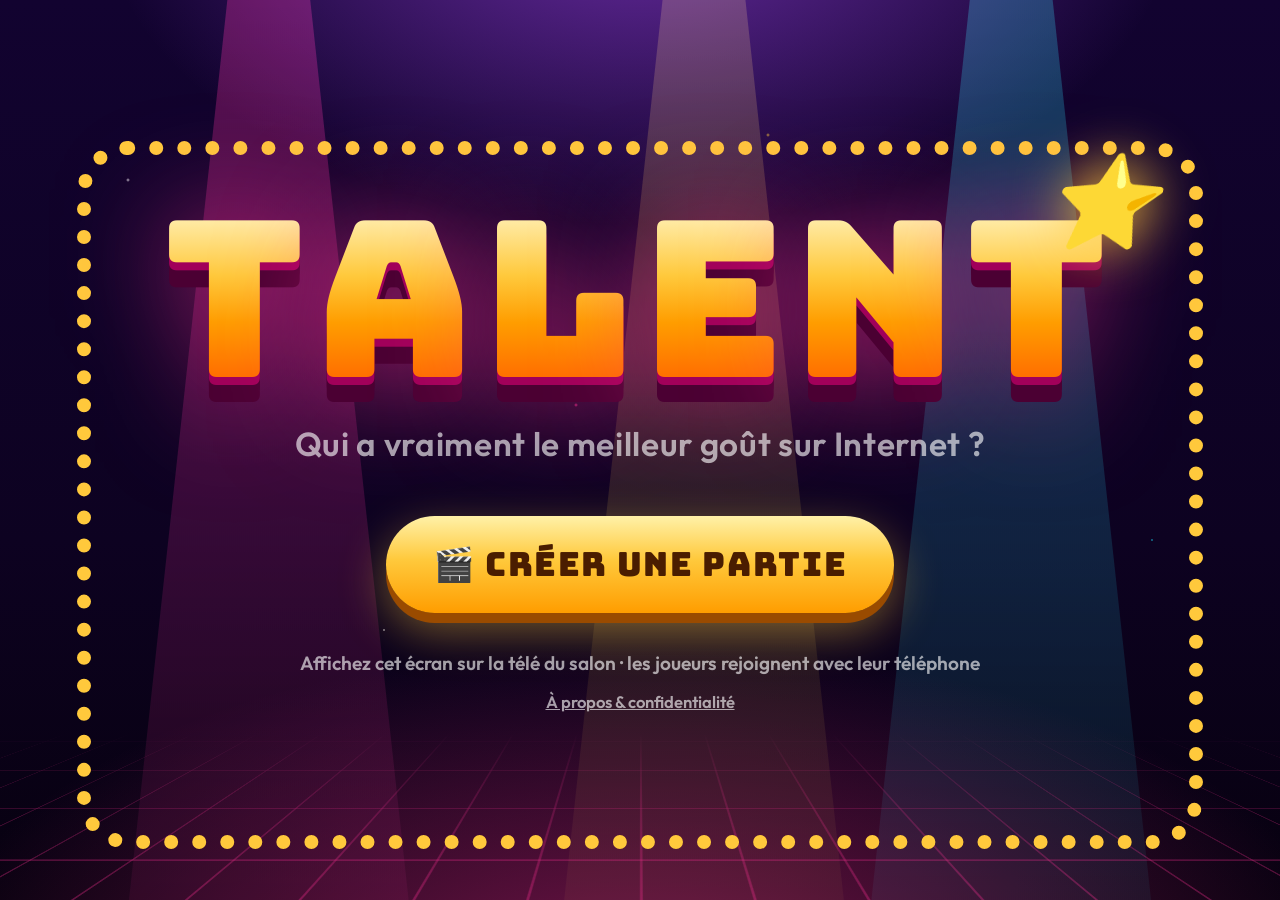
<file: index.html>
<!doctype html>
<html lang="fr">
<head>
<meta charset="utf-8">
<meta name="viewport" content="width=device-width, initial-scale=1">
<meta name="description" content="TALENT — le jeu de soirée où l’on partage et juge les meilleures vidéos d’Internet. La télé présente, les téléphones jouent.">
<meta name="referrer" content="strict-origin-when-cross-origin">
<title>TALENT — Télévision</title>
<link rel="stylesheet" href="style.css">
<style>
  html { font-size: min(1vw, 1.7778vh); }
  body { font-size: 1.6rem; }

  #top { position: fixed; top: 0; left: 0; right: 0; height: 7rem; display: flex; align-items: center; justify-content: space-between; padding: 0 3rem; z-index: 20; }
  #top .logo { font-size: 3.4rem; }
  #top .info { display: flex; gap: 1rem; align-items: center; font-size: 1.5rem; }
  #top .code { font-family: var(--display); font-size: 1.8rem; letter-spacing: .15em; color: var(--gold); }
  #screen { position: fixed; inset: 7rem 0 0 0; display: flex; align-items: center; justify-content: center; }
  .scr { width: 100%; height: 100%; padding: 1rem 3rem 7rem; display: flex; flex-direction: column; align-items: center; justify-content: center; position: relative; }
  .h1 { font-family: var(--display); font-size: 5.5rem; line-height: 1; text-align: center; text-shadow: 0 .06em 0 #a1005a, 0 0 .4em rgba(255,46,147,.6); }
  .h2 { font-family: var(--display); font-size: 3rem; text-align: center; }
  .sub { color: var(--mute); font-size: 2rem; font-weight: 600; text-align: center; }
  .card { background: linear-gradient(180deg, rgba(255,255,255,.1), rgba(255,255,255,.04)); border: 2px solid var(--panel-b); border-radius: var(--radius); backdrop-filter: blur(8px); }
  .corner-btn { position: absolute; right: 3rem; bottom: 2.5rem; font-size: 1.6rem; z-index: 5; }
  .hint { position: absolute; left: 3rem; bottom: 1.4rem; color: var(--mute); font-size: 1.2rem; }
  kbd { font-family: var(--body); border: 1px solid var(--panel-b); border-radius: 6px; padding: .1em .45em; background: var(--panel); }

  /* Accueil */
  .home .logo { font-size: 17rem; }
  .home .slogan { font-size: 2.6rem; margin: 2rem 0 4rem; }
  .home .btn { font-size: 2.6rem; }
  .marquee { position: absolute; inset: 4rem 6rem; border-radius: 4rem; pointer-events: none; }
  .marquee::before { content: ''; position: absolute; inset: 0; border-radius: inherit; padding: 13px; -webkit-mask: linear-gradient(#000 0 0) content-box, linear-gradient(#000 0 0); -webkit-mask-composite: xor; mask-composite: exclude; }

  /* Lobby */
  .lobby { flex-direction: row; gap: 2rem; align-items: stretch; padding: 1rem 3rem 4.5rem; }
  .lobby .col { display: flex; flex-direction: column; gap: 1.6rem; }
  .joinbox { width: 30rem; padding: 2rem; justify-content: center; align-items: center; text-align: center; }
  .joinbox .lbl { font-family: var(--display); font-size: 1.8rem; color: var(--cyan); }
  .codetiles { display: flex; gap: .8rem; justify-content: center; }
  .codetiles b { font-family: var(--display); font-size: 4.6rem; width: 5.8rem; height: 6.8rem; display: grid; place-items: center; border-radius: 1.4rem;
    background: linear-gradient(180deg, #fff6c9, var(--gold) 50%, var(--gold2)); color: #4a1d00; box-shadow: 0 .5rem 0 #9a4b00, 0 0 2rem rgba(255,201,60,.4); animation: pop .5s both; }
  .codetiles b:nth-child(2) { animation-delay: .1s } .codetiles b:nth-child(3) { animation-delay: .2s } .codetiles b:nth-child(4) { animation-delay: .3s }
  #qr { background: #fff; padding: 1.2rem; border-radius: 1.4rem; width: 16rem; height: 16rem; display: grid; place-items: center; margin: 0 auto; }
  #qr img, #qr canvas { width: 100% !important; height: 100% !important; image-rendering: pixelated; }
  .url { font-size: 1.5rem; font-weight: 800; word-break: break-all; color: var(--mute); }
  .players-area { flex: 1; padding: 2rem; min-width: 0; overflow: hidden; }
  .players-area .h2 #pcount { white-space: nowrap; }
  .players-area .h2 { font-size: 2.4rem; text-align: left; display: flex; justify-content: space-between; }
  .pgrid { display: grid; grid-template-columns: repeat(auto-fill, minmax(10.5rem, 1fr)); gap: 1.6rem 1.2rem; margin-top: 2rem; align-content: start; }
  .pcard { border-radius: 1.6rem; padding: 1.4rem .8rem 1.2rem; text-align: center; position: relative; background: var(--panel); border: 3px solid var(--c); box-shadow: 0 0 1.6rem color-mix(in srgb, var(--c) 40%, transparent); animation: pop .5s cubic-bezier(.2,1.6,.4,1) both; cursor: pointer; }
  .pcard .av { font-size: 4rem; line-height: 1.1; }
  .pcard .nm { font-weight: 900; font-size: 1.5rem; margin-top: .3rem; white-space: nowrap; overflow: hidden; text-overflow: ellipsis; }
  .pcard .crown { position: absolute; top: -1.4rem; left: 50%; transform: translateX(-50%); font-size: 2.2rem; }
  .pcard.off { opacity: .4; filter: grayscale(1); }
  .empty { color: var(--mute); font-size: 2rem; padding: 4rem 0; text-align: center; grid-column: 1 / -1; }
  .settings { width: 33rem; padding: 1.8rem; gap: 1.1rem; }
  .settings h3 { font-family: var(--display); font-size: 1.2rem; color: var(--cyan); margin-bottom: .5rem; font-weight: 400; }
  .opts { display: flex; flex-wrap: wrap; gap: .5rem; }
  .opt { padding: .4rem .85rem; border-radius: 999px; background: var(--panel); border: 2px solid var(--panel-b); font-weight: 800; font-size: 1.2rem; transition: .15s; }
  .opt.on { background: var(--pink); border-color: #fff; box-shadow: 0 0 1rem rgba(255,46,147,.6); }
  .opt:hover { border-color: #fff; }
  .launch { font-size: 1.8rem; width: 100%; margin-top: auto; }

  /* Intro */
  .round-tag { font-family: var(--display); font-size: 3rem; color: var(--cyan); animation: slam .6s cubic-bezier(.2,1.4,.4,1) both; }
  @keyframes slam { from { transform: scale(3); opacity: 0 } to { transform: none; opacity: 1 } }
  .catcard { margin-top: 2.5rem; padding: 3rem 6rem; border-radius: 3rem; text-align: center; border: 4px solid var(--cc); background: radial-gradient(circle at 50% 0, color-mix(in srgb, var(--cc) 45%, transparent), rgba(0,0,0,.25)); box-shadow: 0 0 5rem color-mix(in srgb, var(--cc) 50%, transparent), inset 0 0 3rem color-mix(in srgb, var(--cc) 30%, transparent); animation: flipin .9s .5s cubic-bezier(.2,1.3,.4,1) both; }
  @keyframes flipin { from { transform: perspective(800px) rotateY(90deg) scale(.6); opacity: 0 } to { transform: none; opacity: 1 } }
  .catcard .em { font-size: 13rem; line-height: 1.1; animation: pulse 1.2s ease-in-out infinite; display: inline-block; }
  .catcard .ct { font-family: var(--display); font-size: 5rem; margin-top: 1rem; }
  .prompt { font-size: 2.8rem; font-weight: 900; margin-top: 2.5rem; animation: rise .6s 1.3s both; text-align: center; }
  .platforms { display: flex; gap: 1rem; margin-top: 1.6rem; animation: rise .6s 1.6s both; }
  .yt { color: #fff; background: #ff0033; } .ig { color: #fff; background: linear-gradient(45deg, #f9ce34, #ee2a7b, #6228d7); }
  .plat { padding: .4em 1em; border-radius: 999px; font-weight: 900; font-size: 1.6rem; }

  /* Recherche */
  .submit .prompt { animation: none; margin: 0 0 1rem; font-size: 3.4rem; }
  .ring { position: relative; width: 26rem; height: 26rem; margin: 1.5rem 0; }
  .ring svg { width: 100%; height: 100%; transform: rotate(-90deg); }
  .ring .t { position: absolute; inset: 0; display: grid; place-items: center; font-family: var(--display); font-size: 7.5rem; }
  .ring.urgent .t { color: var(--red); animation: pulse .5s infinite; }
  .status-row { display: flex; flex-wrap: wrap; gap: 1.2rem; justify-content: center; max-width: 150rem; }
  .st { display: flex; align-items: center; gap: .8rem; padding: .8rem 1.5rem .8rem .9rem; border-radius: 999px; background: var(--panel); border: 3px solid var(--panel-b); font-weight: 800; font-size: 1.7rem; transition: .3s; }
  .st .av { font-size: 2.6rem; }
  .st.ok { border-color: var(--lime); background: rgba(124,255,79,.15); box-shadow: 0 0 1.4rem rgba(124,255,79,.4); }
  .st .s { font-size: 1.4rem; color: var(--mute); }
  .st.ok .s { color: var(--lime); }

  /* Diffusion */
  .show { flex-direction: row; gap: 2.5rem; padding: 1rem 3rem 6.5rem; }
  .side { width: 30rem; height: 100%; display: flex; flex-direction: column; gap: 1rem; }
  .side .numtag { font-family: var(--display); font-size: 1.6rem; color: var(--cyan); }
  .side .bign { font-family: var(--display); font-size: 5rem; line-height: 1; }
  .side .of { font-size: 2rem; color: var(--mute); font-weight: 800; }
  .counters { display: grid; grid-template-columns: 1fr 1fr; gap: 1rem; }
  .cnt { padding: .7rem; border-radius: 1.6rem; text-align: center; background: var(--panel); border: 3px solid color-mix(in srgb, var(--rc) 70%, transparent); }
  .cnt .e { font-size: 2.8rem; line-height: 1.1; }
  .cnt .v { font-family: var(--display); font-size: 2.4rem; line-height: 1.1; }
  .cnt .l { font-size: 1.1rem; font-weight: 800; color: var(--mute); letter-spacing: .08em; }
  .cnt.bump { animation: bump .3s; }
  @keyframes bump { 50% { transform: scale(1.12); } }
  .goldbox { padding: 1.2rem 1.4rem; border-radius: 1.6rem; text-align: center; font-weight: 900; font-size: 1.6rem; border: 3px dashed rgba(255,201,60,.5); color: var(--gold); }
  .goldbox.on { border-style: solid; background: linear-gradient(180deg, rgba(255,201,60,.35), rgba(255,157,0,.15)); box-shadow: 0 0 2rem rgba(255,201,60,.6); }
  .stagebox { flex: 1; height: 100%; display: grid; place-items: center; position: relative; }
  .frame { position: relative; border-radius: 2rem; overflow: hidden; min-width: 0; background: #000; border: .5rem solid #fff; box-shadow: 0 0 0 .5rem var(--pink), 0 0 6rem rgba(255,46,147,.7); transition: box-shadow .5s, border-color .5s; }
  .frame.h { width: min(100%, calc((100vh - 16rem) * 16 / 9)); aspect-ratio: 16 / 9; }
  .frame.v { height: 100%; aspect-ratio: 9 / 16; max-height: calc(100vh - 15rem); }
  .frame.v.ig { aspect-ratio: 10 / 16; background: #fff; }
  .frame.gold { border-color: var(--gold); box-shadow: 0 0 0 .5rem var(--gold2), 0 0 8rem rgba(255,201,60,.9); }
  .frame iframe { width: 100%; height: 100%; border: 0; display: block; border-radius: 1.5rem; }
  .vlink { position: absolute; bottom: -2.1rem; left: 0; right: 0; text-align: center; color: var(--mute); font-size: 1.1rem; }
  .goldbadge { position: absolute; top: 1.2rem; right: 1.2rem; pointer-events: none; z-index: 3; font-family: var(--display); font-size: 1.5rem; padding: .6rem 1.2rem; border-radius: 999px; background: linear-gradient(180deg, #fff1a8, var(--gold), var(--gold2)); color: #4a1d00; box-shadow: 0 0 2rem var(--gold); transform: rotate(8deg); }

  /* Réactions volantes */
  #fx { position: fixed; inset: 0; pointer-events: none; z-index: 60; overflow: hidden; }
  .fly { position: absolute; bottom: -8rem; display: flex; flex-direction: column; align-items: center; animation: fly 3.2s cubic-bezier(.2,.6,.4,1) forwards; }
  .fly .e { font-size: 6rem; filter: drop-shadow(0 .4rem .8rem rgba(0,0,0,.5)); animation: wobble .6s ease-in-out infinite alternate; }
  .fly .n { font-weight: 900; font-size: 1.3rem; padding: .15rem .8rem; border-radius: 999px; background: var(--c); color: #12002b; margin-top: -.4rem; }
  @keyframes fly { 0% { transform: translateY(0) scale(.4); opacity: 0 } 10% { opacity: 1; transform: translateY(-10vh) scale(1.1) } 100% { transform: translateY(-105vh) translateX(var(--dx)) scale(.9); opacity: 0 } }
  @keyframes wobble { from { transform: rotate(-12deg) } to { transform: rotate(12deg) } }
  .booflash { position: fixed; inset: 0; background: radial-gradient(circle, transparent 40%, rgba(255,46,99,.35)); pointer-events: none; z-index: 55; animation: fadeout .7s forwards; }
  @keyframes fadeout { to { opacity: 0 } }
  .joinpop { position: fixed; top: 9rem; right: 3rem; z-index: 70; padding: 1rem 1.8rem; border-radius: 999px; background: var(--c); color: #12002b; font-weight: 900; font-size: 1.8rem; animation: toast 3s forwards; }
  @keyframes toast { 0% { transform: translateX(130%) } 12%, 85% { transform: none } 100% { transform: translateX(130%) } }

  /* Super Buzzer */
  #golden { position: fixed; inset: 0; z-index: 80; display: grid; place-items: center; pointer-events: none; }
  #golden .bg { position: absolute; inset: 0; background: radial-gradient(circle, rgba(255,230,140,.95), rgba(255,157,0,.85) 40%, rgba(80,30,0,.92) 80%); animation: gfade 5s forwards; }
  #golden .rays { position: absolute; width: 250vmax; height: 250vmax; background: repeating-conic-gradient(rgba(255,255,255,.35) 0 6deg, transparent 6deg 18deg); animation: spin 8s linear infinite, gfade 5s forwards; }
  @keyframes spin { to { transform: rotate(360deg) } }
  @keyframes gfade { 0% { opacity: 0 } 8%, 82% { opacity: 1 } 100% { opacity: 0 } }
  #golden .txt { position: relative; text-align: center; animation: gtxt 5s cubic-bezier(.2,1.4,.4,1) forwards; }
  @keyframes gtxt { 0% { transform: scale(0) rotate(-20deg); opacity: 0 } 12% { transform: scale(1.1) rotate(3deg); opacity: 1 } 18% { transform: scale(1) rotate(0) } 82% { transform: scale(1); opacity: 1 } 100% { transform: scale(1.6); opacity: 0 } }
  #golden .star { font-size: 18rem; line-height: 1; filter: drop-shadow(0 0 3rem #fff); animation: spin 3s linear infinite; display: inline-block; }
  #golden .gb { font-family: var(--display); font-size: 11rem; line-height: .95; color: #fff; text-shadow: 0 .06em 0 #b35a00, 0 .12em 0 #6a2d00, 0 0 .5em rgba(255,255,255,.8); }
  #golden .by { font-size: 3.4rem; font-weight: 900; color: #4a1d00; margin-top: 1.5rem; background: #fff; display: inline-block; padding: .5rem 2rem; border-radius: 999px; }

  /* Vote */
  .vgrid { display: flex; flex-wrap: wrap; gap: 1.6rem; justify-content: center; margin: 1.6rem 0; max-width: 100%; }
  .vcard { width: 19rem; border-radius: 2rem; overflow: hidden; background: var(--panel); border: 3px solid var(--panel-b); animation: pop .5s both; position: relative; }
  .vcard .th { aspect-ratio: 16/9; background: #000 center/cover; display: grid; place-items: center; font-size: 4rem; }
  .vcard .th.ig { background: linear-gradient(45deg, #f9ce34, #ee2a7b, #6228d7); }
  .vcard .num { position: absolute; top: .8rem; left: .8rem; font-family: var(--display); font-size: 2.2rem; width: 3.8rem; height: 3.8rem; border-radius: 50%; display: grid; place-items: center; background: var(--pink); box-shadow: 0 .3rem 0 #6d003b; }
  .vcard .meta { padding: .7rem 1rem; display: flex; justify-content: space-between; font-weight: 800; font-size: 1.3rem; }
  .vcard.gold { border-color: var(--gold); box-shadow: 0 0 2.4rem rgba(255,201,60,.6); }
  .countdown-bar { width: 80rem; height: 1.4rem; border-radius: 999px; background: var(--panel); overflow: hidden; }
  .countdown-bar i { display: block; height: 100%; background: linear-gradient(90deg, var(--lime), var(--gold), var(--red)); transition: width .25s linear; }

  /* Résultats */
  .rlist { display: flex; flex-direction: column-reverse; gap: .8rem; width: min(100%, 92rem); margin-top: 1.4rem; }
  .rlist.dense .rrow { padding: .4rem 1.6rem .4rem .6rem; } .rlist.dense .rrow .th { width: 7rem; } .rlist.dense .rrow .who .av { font-size: 2.4rem; } .rlist.dense .rrow .who { font-size: 1.7rem; } .rlist.dense .rrow .pts, .rlist.dense .rrow .rk { font-size: 2.4rem; } .rlist.dense .rrow.win .rk::after { display: none; }
  .rrow { display: grid; grid-template-columns: 4.5rem auto 1fr auto; align-items: center; gap: 1.4rem; padding: .7rem 2rem .7rem .8rem; border-radius: 1.8rem; background: var(--panel); border: 3px solid var(--panel-b); opacity: 0; transform: translateX(-6rem); transition: .6s cubic-bezier(.2,1.3,.4,1); }
  .rrow.in { opacity: 1; transform: none; }
  .rrow .rk { font-family: var(--display); font-size: 2.8rem; text-align: center; line-height: 1; }
  .rrow .th { width: 10rem; aspect-ratio: 16/9; border-radius: 1rem; background: #000 center/cover; display: grid; place-items: center; font-size: 2.4rem; }
  .rrow .th.ig { background: linear-gradient(45deg, #f9ce34, #ee2a7b, #6228d7); }
  .rrow .who { display: flex; align-items: center; gap: 1rem; font-size: 2rem; font-weight: 900; }
  .rrow .who .av { font-size: 3rem; }
  .rrow .det { font-size: 1.3rem; color: var(--mute); font-weight: 600; margin-top: .2rem; }
  .rrow .pts { font-family: var(--display); font-size: 3rem; color: var(--gold); }
  .rrow.win { border-color: var(--gold); background: linear-gradient(90deg, rgba(255,201,60,.35), rgba(255,46,147,.2)); box-shadow: 0 0 3rem rgba(255,201,60,.6); }
  .rrow.win .rk::after { content: '👑'; display: block; font-size: 1.8rem; }
  .winbanner { font-family: var(--display); font-size: 3.2rem; color: var(--gold); margin-top: 1.2rem; opacity: 0; transition: .5s; text-shadow: 0 0 1em rgba(255,201,60,.6); }
  .winbanner.in { opacity: 1; animation: pulse 1s infinite; }

  /* Classement */
  .board { width: min(100%, 96rem); display: flex; flex-direction: column; gap: 1rem; margin-top: 2.5rem; }
  .brow { display: grid; grid-template-columns: 4rem 4.5rem 18rem 1fr 10rem; align-items: center; gap: 1.2rem; font-weight: 900; font-size: 2rem; animation: rise .6s both; }
  .brow .rk { font-family: var(--display); font-size: 2.6rem; text-align: center; }
  .brow .av { font-size: 3.6rem; text-align: center; }
  .brow .bar { height: 3.6rem; border-radius: 999px; background: var(--panel); overflow: hidden; }
  .brow .bar i { display: block; height: 100%; width: 0; border-radius: 999px; background: linear-gradient(90deg, var(--c), color-mix(in srgb, var(--c) 50%, #fff)); box-shadow: 0 0 1.6rem var(--c); transition: width 1.6s cubic-bezier(.2,.9,.3,1); }
  .brow .sc { font-family: var(--display); font-size: 2.6rem; text-align: right; }
  .brow .gain { font-size: 1.4rem; color: var(--lime); display: block; }

  /* Finale */
  .final .podium { display: flex; align-items: flex-end; gap: 2.5rem; margin-top: 4.5rem; }
  .pod { width: 26rem; text-align: center; opacity: 0; transform: translateY(6rem); transition: .9s cubic-bezier(.2,1.3,.4,1); }
  .pod.in { opacity: 1; transform: none; }
  .pod .av { font-size: 6.5rem; line-height: 1.1; }
  .pod .nm { font-size: 2.4rem; font-weight: 900; }
  .pod .sc { font-family: var(--display); font-size: 2rem; color: var(--gold); }
  .pod .blk { margin-top: 1rem; border-radius: 2rem 2rem 0 0; display: grid; place-items: center; font-family: var(--display); font-size: 6rem; color: rgba(0,0,0,.35); }
  .pod.p1 .blk { height: 15rem; background: linear-gradient(180deg, #fff1a8, var(--gold), var(--gold2)); box-shadow: 0 0 6rem rgba(255,201,60,.7); }
  .pod.p2 .blk { height: 10rem; background: linear-gradient(180deg, #fff, #c9d3e6, #8b97ad); }
  .pod.p3 .blk { height: 6.5rem; background: linear-gradient(180deg, #ffd1a8, #d98a4d, #8d4b1f); }
  .pod.p1 .av { font-size: 8.5rem; position: relative; }
  .pod.p1 .av::before { content: '👑'; position: absolute; top: -5rem; left: 50%; transform: translateX(-50%) rotate(-10deg); font-size: 5.5rem; animation: crown 1.4s ease-in-out infinite; }
  @keyframes crown { 50% { transform: translateX(-50%) rotate(10deg) translateY(-1rem) } }
  .kingtitle { font-family: var(--display); font-size: 3rem; text-align: center; margin-top: 1.4rem; opacity: 0; transition: 1s; background: linear-gradient(180deg, #fff6c9, var(--gold), var(--gold2)); -webkit-background-clip: text; background-clip: text; color: transparent; filter: drop-shadow(0 0 .4em rgba(255,201,60,.6)); }
  .kingtitle.in { opacity: 1; }
  .final .others { display: flex; gap: 1.2rem; margin-top: 1.5rem; flex-wrap: wrap; justify-content: center; }
  #off { position: fixed; inset: 0; display: grid; place-items: center; background: rgba(13,2,33,.85); z-index: 100; font-size: 3rem; font-weight: 900; text-align: center; }
</style>
</head>
<body>
  <div class="stage-bg"><div class="beam b1"></div><div class="beam b2"></div><div class="beam b3"></div><div class="sparkles"></div><div class="floor"></div></div>
  <header id="top" class="hidden"></header>
  <main id="screen"></main>
  <div id="fx"></div>
  <div id="golden" class="hidden"></div>
  <div id="off" class="hidden"></div>

  <script src="qrcode.min.js"></script>
  <script src="peerjs.min.js"></script>
  <script src="shared.js"></script>
  <script src="common.js"></script>
  <script src="engine.js"></script>
  <script src="tv.js"></script>
</body>
</html>
</file>
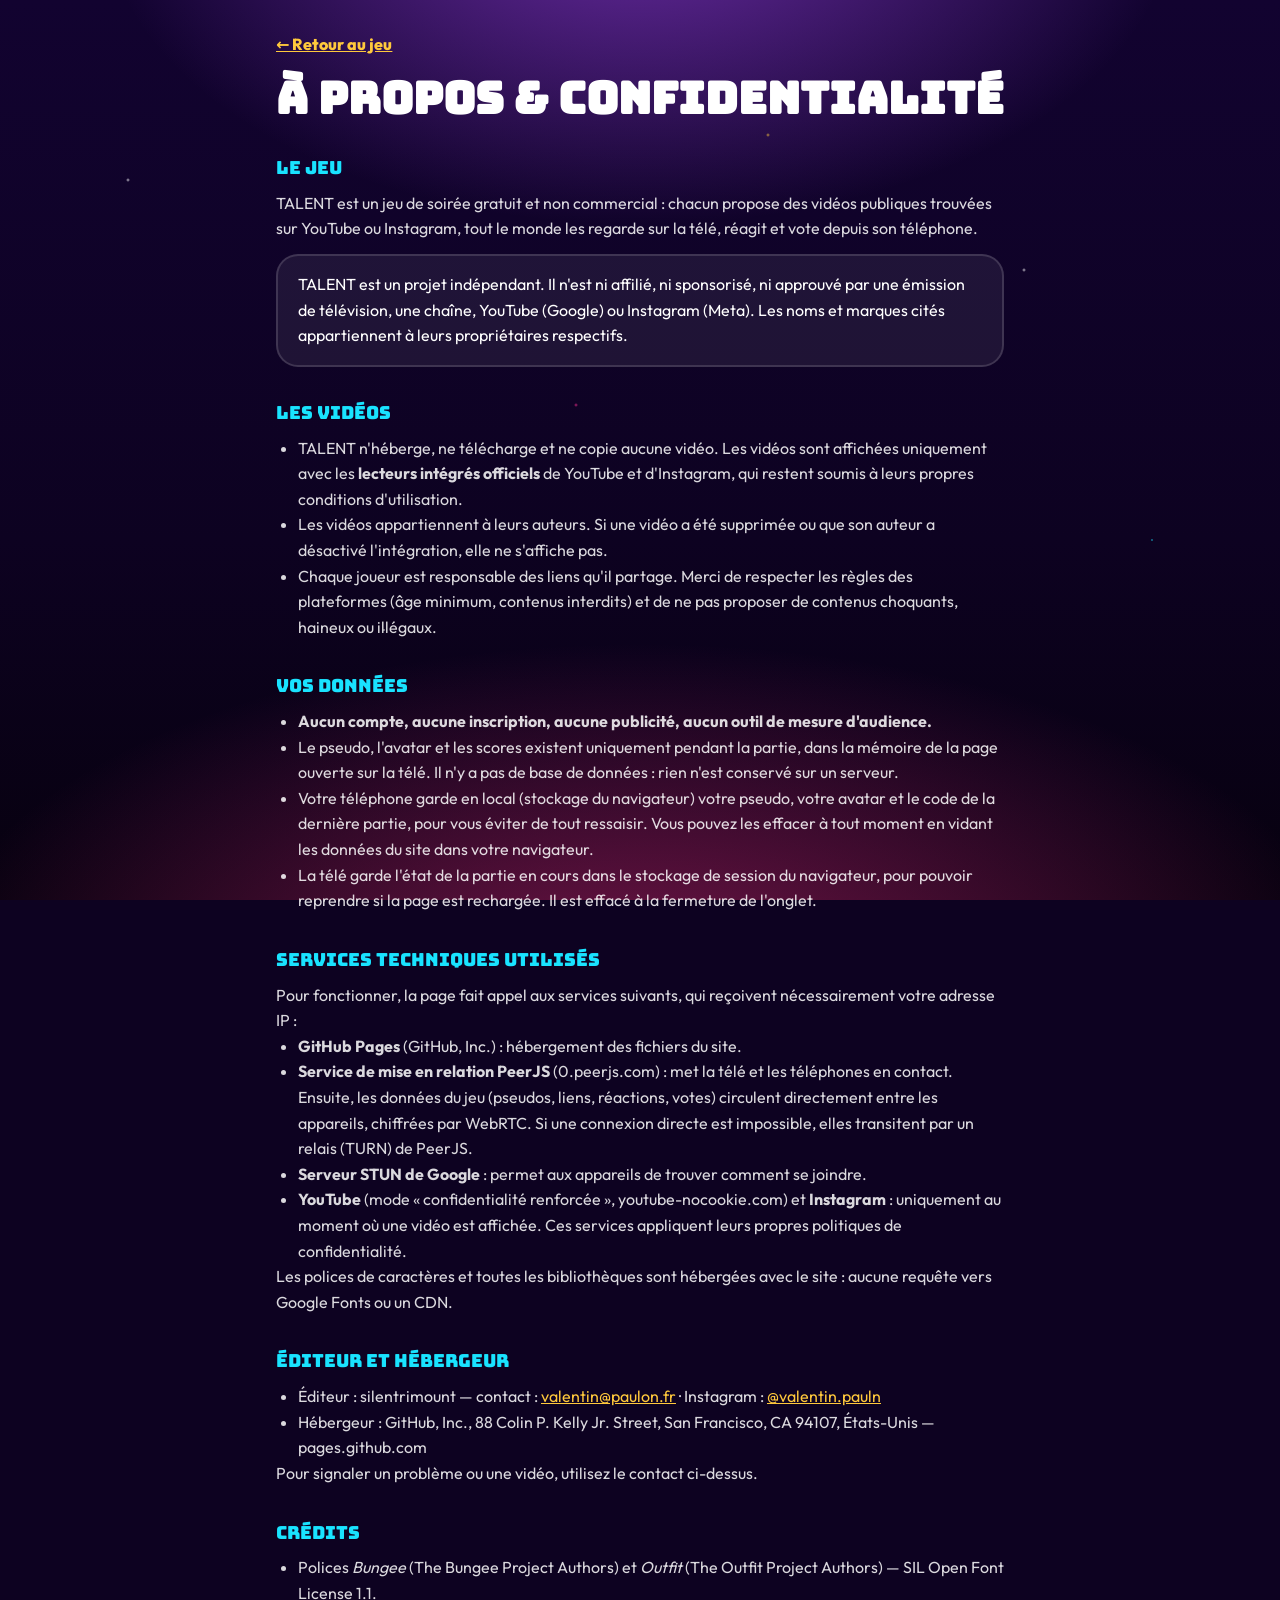
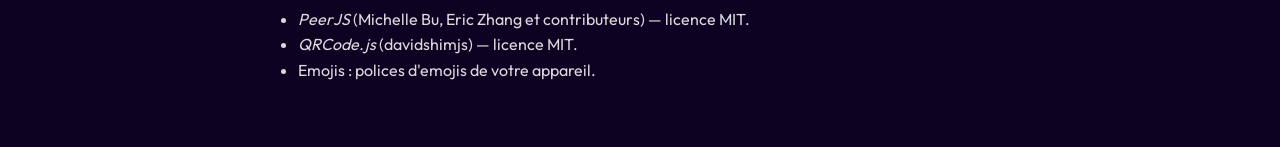
<file: about.html>
<!doctype html>
<html lang="fr">
<head>
<meta charset="utf-8">
<meta name="viewport" content="width=device-width, initial-scale=1">
<title>TALENT — À propos et confidentialité</title>
<link rel="stylesheet" href="style.css">
<style>
  body { overflow-y: auto; }
  main { max-width: 760px; margin: 0 auto; padding: 32px 16px 64px; line-height: 1.6; }
  h1 { font-family: var(--display); font-size: clamp(28px, 6vw, 44px); line-height: 1.1; margin: 8px 0 24px; }
  h2 { font-family: var(--display); font-size: 18px; color: var(--cyan); margin: 32px 0 8px; font-weight: 400; }
  p, li { color: rgba(255, 255, 255, .85); }
  ul { padding-left: 22px; }
  a { color: var(--gold); }
  .card { background: var(--panel); border: 2px solid var(--panel-b); border-radius: var(--radius); padding: 16px 20px; margin-top: 12px; }
  .back { display: inline-block; margin-bottom: 8px; font-weight: 800; }
  .todo { background: rgba(255, 201, 60, .15); border: 2px dashed var(--gold); border-radius: 12px; padding: 2px 8px; }
</style>
</head>
<body>
  <div class="stage-bg"><div class="sparkles"></div></div>
  <main>
    <a class="back" href="index.html">← Retour au jeu</a>
    <h1>À propos &amp; confidentialité</h1>

    <h2>LE JEU</h2>
    <p>TALENT est un jeu de soirée gratuit et non commercial : chacun propose des vidéos publiques trouvées sur YouTube ou Instagram,
      tout le monde les regarde sur la télé, réagit et vote depuis son téléphone.</p>
    <div class="card">
      TALENT est un projet indépendant. Il n'est ni affilié, ni sponsorisé, ni approuvé par une émission de télévision,
      une chaîne, YouTube (Google) ou Instagram (Meta). Les noms et marques cités appartiennent à leurs propriétaires respectifs.
    </div>

    <h2>LES VIDÉOS</h2>
    <ul>
      <li>TALENT n'héberge, ne télécharge et ne copie aucune vidéo. Les vidéos sont affichées uniquement avec les
        <strong>lecteurs intégrés officiels</strong> de YouTube et d'Instagram, qui restent soumis à leurs propres conditions d'utilisation.</li>
      <li>Les vidéos appartiennent à leurs auteurs. Si une vidéo a été supprimée ou que son auteur a désactivé l'intégration, elle ne s'affiche pas.</li>
      <li>Chaque joueur est responsable des liens qu'il partage. Merci de respecter les règles des plateformes (âge minimum, contenus interdits)
        et de ne pas proposer de contenus choquants, haineux ou illégaux.</li>
    </ul>

    <h2>VOS DONNÉES</h2>
    <ul>
      <li><strong>Aucun compte, aucune inscription, aucune publicité, aucun outil de mesure d'audience.</strong></li>
      <li>Le pseudo, l'avatar et les scores existent uniquement pendant la partie, dans la mémoire de la page ouverte sur la télé.
        Il n'y a pas de base de données : rien n'est conservé sur un serveur.</li>
      <li>Votre téléphone garde en local (stockage du navigateur) votre pseudo, votre avatar et le code de la dernière partie,
        pour vous éviter de tout ressaisir. Vous pouvez les effacer à tout moment en vidant les données du site dans votre navigateur.</li>
      <li>La télé garde l'état de la partie en cours dans le stockage de session du navigateur, pour pouvoir reprendre si la page est rechargée.
        Il est effacé à la fermeture de l'onglet.</li>
    </ul>

    <h2>SERVICES TECHNIQUES UTILISÉS</h2>
    <p>Pour fonctionner, la page fait appel aux services suivants, qui reçoivent nécessairement votre adresse IP :</p>
    <ul>
      <li><strong>GitHub Pages</strong> (GitHub, Inc.) : hébergement des fichiers du site.</li>
      <li><strong>Service de mise en relation PeerJS</strong> (0.peerjs.com) : met la télé et les téléphones en contact.
        Ensuite, les données du jeu (pseudos, liens, réactions, votes) circulent directement entre les appareils, chiffrées par WebRTC.
        Si une connexion directe est impossible, elles transitent par un relais (TURN) de PeerJS.</li>
      <li><strong>Serveur STUN de Google</strong> : permet aux appareils de trouver comment se joindre.</li>
      <li><strong>YouTube</strong> (mode « confidentialité renforcée », youtube-nocookie.com) et <strong>Instagram</strong> :
        uniquement au moment où une vidéo est affichée. Ces services appliquent leurs propres politiques de confidentialité.</li>
    </ul>
    <p>Les polices de caractères et toutes les bibliothèques sont hébergées avec le site : aucune requête vers Google Fonts ou un CDN.</p>

    <h2>ÉDITEUR ET HÉBERGEUR</h2>
    <ul>
      <li>Éditeur : silentrimount — contact : <a id="contact" href="#">valentin [arobase] paulon [point] fr</a>
        · Instagram : <a href="https://www.instagram.com/valentin.pauln/" target="_blank" rel="noopener">@valentin.pauln</a></li>
      <li>Hébergeur : GitHub, Inc., 88 Colin P. Kelly Jr. Street, San Francisco, CA 94107, États-Unis — pages.github.com</li>
    </ul>
    <p>Pour signaler un problème ou une vidéo, utilisez le contact ci-dessus.</p>

    <h2>CRÉDITS</h2>
    <ul>
      <li>Polices <em>Bungee</em> (The Bungee Project Authors) et <em>Outfit</em> (The Outfit Project Authors) — SIL Open Font License 1.1.</li>
      <li><em>PeerJS</em> (Michelle Bu, Eric Zhang et contributeurs) — licence MIT.</li>
      <li><em>QRCode.js</em> (davidshimjs) — licence MIT.</li>
      <li>Emojis : polices d'emojis de votre appareil.</li>
    </ul>
  </main>
  <script>
    // L'adresse est reconstituée dans le navigateur pour limiter sa collecte par les robots de spam
    (function () {
      var a = document.getElementById('contact');
      var m = ['valentin', 'paulon.fr'].join('@');
      a.textContent = m;
      a.href = 'mailto:' + m;
    })();
  </script>
</body>
</html>
</file>
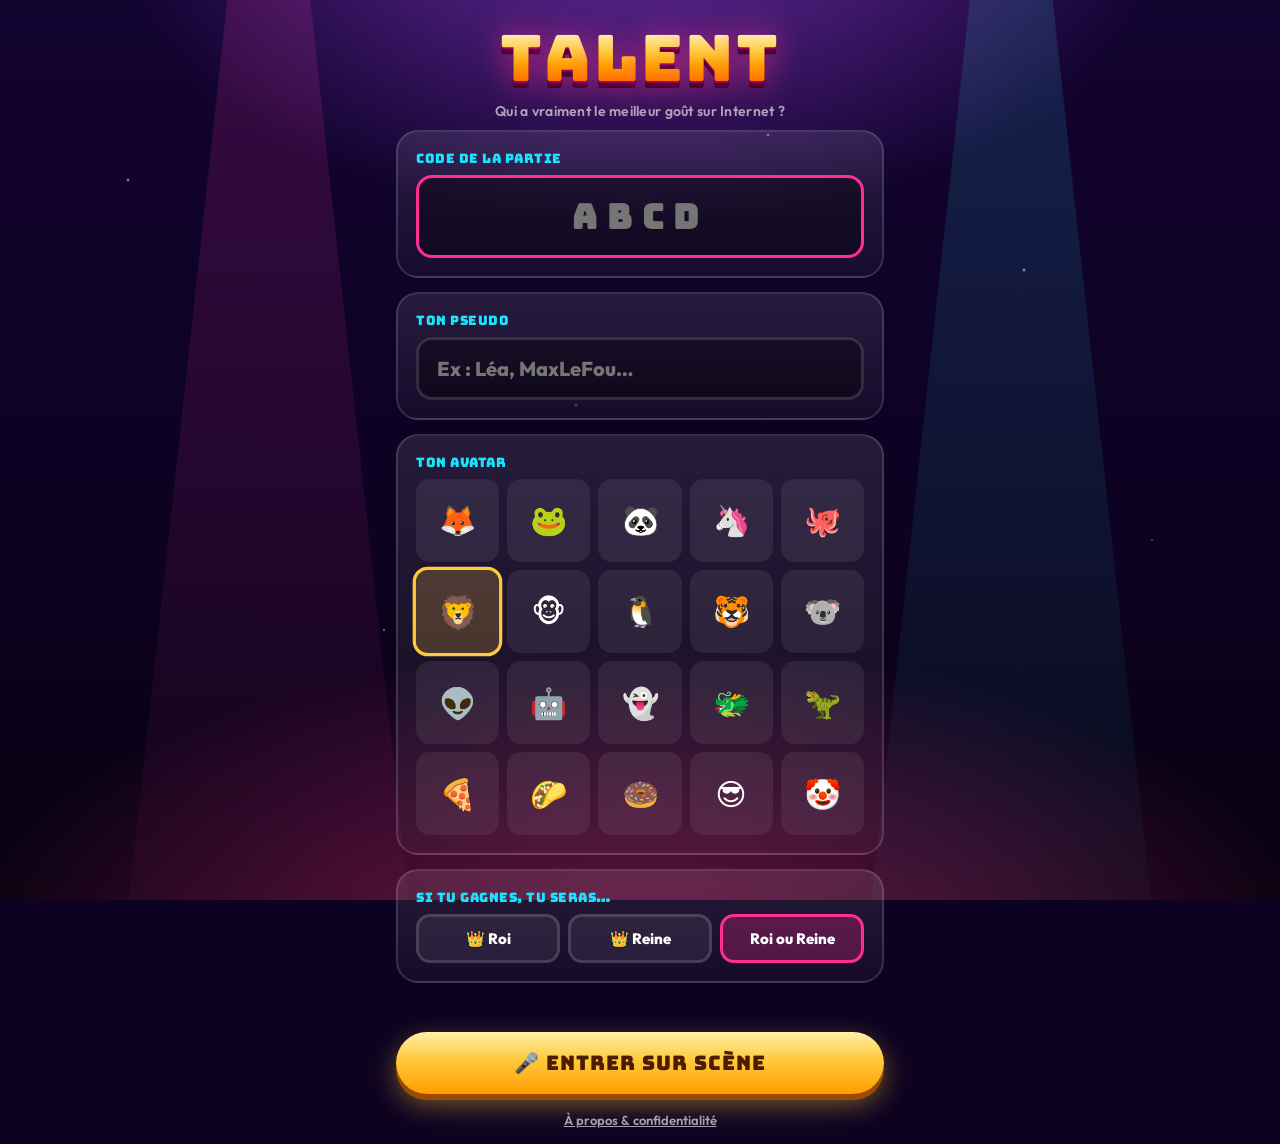
<file: join.html>
<!doctype html>
<html lang="fr">
<head>
<meta charset="utf-8">
<meta name="viewport" content="width=device-width, initial-scale=1, maximum-scale=1, user-scalable=no, viewport-fit=cover">
<meta name="theme-color" content="#0d0221">
<title>TALENT — Télécommande</title>
<link rel="stylesheet" href="style.css">
<style>
  body { overflow-x: hidden; overflow-y: auto; font-size: 17px; }
  .stage-bg .beam { opacity: .5; }
  #app { min-height: 100dvh; display: flex; flex-direction: column; padding: calc(12px + env(safe-area-inset-top)) 16px calc(16px + env(safe-area-inset-bottom)); max-width: 520px; margin: 0 auto; }
  .bar { display: flex; align-items: center; justify-content: space-between; gap: 10px; margin-bottom: 14px; }
  .bar .logo { font-size: 26px; }
  .me { display: flex; align-items: center; gap: 8px; padding: 6px 12px 6px 6px; border-radius: 999px; background: var(--panel); border: 2px solid var(--c); font-weight: 900; max-width: 60%; }
  .me .av { font-size: 24px; width: 34px; height: 34px; display: grid; place-items: center; border-radius: 50%; background: color-mix(in srgb, var(--c) 35%, transparent); flex: none; }
  .me .nm { white-space: nowrap; overflow: hidden; text-overflow: ellipsis; }
  .me .sc { color: var(--gold); font-family: var(--display); font-size: 13px; margin-left: 4px; white-space: nowrap; }
  .main { flex: 1; display: flex; flex-direction: column; gap: 14px; }
  .card { background: linear-gradient(180deg, rgba(255,255,255,.1), rgba(255,255,255,.04)); border: 2px solid var(--panel-b); border-radius: var(--radius); padding: 18px; }
  .title { font-family: var(--display); font-size: 26px; line-height: 1.05; text-align: center; }
  .muted { color: var(--mute); font-weight: 600; text-align: center; }
  .center { flex: 1; display: flex; flex-direction: column; align-items: center; justify-content: center; text-align: center; gap: 14px; }
  .big-emoji { font-size: 90px; line-height: 1; animation: pulse 1.4s ease-in-out infinite; }
  label.lbl { font-family: var(--display); font-size: 13px; color: var(--cyan); display: block; margin-bottom: 8px; letter-spacing: .04em; }
  .field { width: 100%; padding: 16px 18px; border-radius: 16px; border: 3px solid var(--panel-b); background: rgba(0,0,0,.35); color: #fff; font-size: 20px; font-weight: 800; outline: none; transition: border-color .2s; }
  .field:focus { border-color: var(--pink); }
  .field.code { font-family: var(--display); font-size: 34px; text-align: center; letter-spacing: .3em; text-transform: uppercase; }
  .avatars { display: grid; grid-template-columns: repeat(5, 1fr); gap: 8px; }
  .avatars button { font-size: 30px; aspect-ratio: 1; border-radius: 14px; background: var(--panel); border: 3px solid transparent; transition: .12s; }
  .avatars button.on { border-color: var(--gold); background: rgba(255,201,60,.2); transform: scale(1.08); }
  .seg { display: flex; gap: 8px; }
  .seg button { flex: 1; padding: 12px 6px; border-radius: 14px; background: var(--panel); border: 3px solid var(--panel-b); font-weight: 800; font-size: 15px; }
  .seg button.on { border-color: var(--pink); background: rgba(255,46,147,.25); }
  .wide { width: 100%; font-size: 20px; padding: 18px; }
  .err { color: #ff8fa8; font-weight: 800; text-align: center; min-height: 1.2em; }

  /* Défi */
  .cat { text-align: center; padding: 20px; border-radius: var(--radius); border: 3px solid var(--cc); background: radial-gradient(circle at 50% 0, color-mix(in srgb, var(--cc) 40%, transparent), rgba(0,0,0,.2)); }
  .cat .em { font-size: 56px; }
  .cat .t { font-family: var(--display); font-size: 20px; margin-top: 4px; }
  .timer { font-family: var(--display); font-size: 40px; text-align: center; }
  .timer.urgent { color: var(--red); animation: pulse .5s infinite; }
  .row { display: flex; gap: 10px; }
  .row > * { flex: 1; }
  .platbtn { display: flex; align-items: center; justify-content: center; gap: 8px; padding: 14px; border-radius: 16px; font-weight: 900; text-decoration: none; font-size: 16px; }
  .yt { color: #fff; background: #ff0033; } .ig { color: #fff; background: linear-gradient(45deg, #f9ce34, #ee2a7b, #6228d7); }
  .sent { display: flex; align-items: center; gap: 12px; padding: 14px; border-radius: 16px; background: rgba(124,255,79,.15); border: 3px solid var(--lime); font-weight: 800; }
  .sent img { width: 88px; aspect-ratio: 16/9; object-fit: cover; border-radius: 10px; }
  .sent .u { font-size: 12px; color: var(--mute); word-break: break-all; font-weight: 600; }

  /* Télécommande */
  .rgrid { display: grid; grid-template-columns: 1fr 1fr; gap: 12px; }
  .rbtn { aspect-ratio: 1.15; border-radius: 26px; display: flex; flex-direction: column; align-items: center; justify-content: center; gap: 4px;
    background: linear-gradient(180deg, color-mix(in srgb, var(--rc) 90%, #fff), var(--rc) 55%, color-mix(in srgb, var(--rc) 65%, #000));
    box-shadow: 0 8px 0 color-mix(in srgb, var(--rc) 45%, #000), 0 12px 24px color-mix(in srgb, var(--rc) 35%, transparent);
    color: #12002b; transition: transform .06s, box-shadow .06s; user-select: none; -webkit-user-select: none; touch-action: manipulation; }
  .rbtn .e { font-size: 54px; line-height: 1; filter: drop-shadow(0 3px 0 rgba(0,0,0,.15)); }
  .rbtn .l { font-family: var(--display); font-size: 14px; letter-spacing: .03em; }
  .rbtn:active, .rbtn.hit { transform: translateY(7px); box-shadow: 0 1px 0 color-mix(in srgb, var(--rc) 45%, #000), 0 4px 10px color-mix(in srgb, var(--rc) 35%, transparent); }
  .golden { width: 100%; padding: 22px 16px; border-radius: 999px; font-family: var(--display); font-size: 24px; color: #4a1d00;
    background: radial-gradient(circle at 50% 30%, #fffbe0, var(--gold) 45%, var(--gold2) 80%);
    box-shadow: 0 9px 0 #9a4b00, 0 0 34px rgba(255,201,60,.75); animation: goldglow 1.6s ease-in-out infinite; transition: transform .06s; }
  .golden:active { transform: translateY(8px); box-shadow: 0 1px 0 #9a4b00, 0 0 20px rgba(255,201,60,.6); }
  .golden:disabled { animation: none; filter: grayscale(.85) brightness(.6); box-shadow: 0 6px 0 #444; }
  @keyframes goldglow { 50% { box-shadow: 0 9px 0 #9a4b00, 0 0 60px rgba(255,201,60,1); } }
  .nowplaying { text-align: center; font-weight: 900; }
  .nowplaying b { font-family: var(--display); font-size: 30px; color: var(--cyan); }
  .mine-tag { text-align: center; padding: 10px; border-radius: 14px; background: rgba(255,201,60,.15); border: 2px dashed var(--gold); color: var(--gold); font-weight: 800; }
  .host { border: 2px dashed var(--cyan); border-radius: var(--radius); padding: 12px; display: flex; flex-direction: column; gap: 10px; }
  .host .lbl2 { font-family: var(--display); font-size: 12px; color: var(--cyan); text-align: center; }

  /* Vote */
  .vlist { display: flex; flex-direction: column; gap: 12px; }
  .vitem { display: flex; align-items: center; gap: 12px; padding: 10px; border-radius: 20px; background: var(--panel); border: 3px solid var(--panel-b); text-align: left; transition: .15s; }
  .vitem .th { width: 110px; aspect-ratio: 16/9; border-radius: 12px; background: #000 center/cover; display: grid; place-items: center; font-size: 26px; flex: none; position: relative; }
  .vitem .th.ig { background: linear-gradient(45deg, #f9ce34, #ee2a7b, #6228d7); }
  .vitem .n { font-family: var(--display); font-size: 26px; }
  .vitem .d { font-size: 13px; color: var(--mute); font-weight: 700; }
  .vitem.on { border-color: var(--lime); background: rgba(124,255,79,.18); box-shadow: 0 0 20px rgba(124,255,79,.4); }
  .vitem.mine { opacity: .45; }
  .vitem .ck { margin-left: auto; font-size: 28px; }

  .rank { font-family: var(--display); font-size: 64px; line-height: 1; background: linear-gradient(180deg, #fff6c9, var(--gold), var(--gold2)); -webkit-background-clip: text; background-clip: text; color: transparent; }
  .gain { font-family: var(--display); font-size: 34px; color: var(--lime); }
  .flash { position: fixed; inset: 0; pointer-events: none; z-index: 50; animation: fadeout .5s forwards; }
  @keyframes fadeout { to { opacity: 0 } }
  #toast { position: fixed; left: 16px; right: 16px; bottom: calc(20px + env(safe-area-inset-bottom)); z-index: 60; padding: 14px; border-radius: 16px; background: #ff2e63; color: #fff; font-weight: 800; text-align: center; transform: translateY(calc(100% + 60px)); visibility: hidden; transition: transform .3s, visibility .3s; max-width: 488px; margin: 0 auto; }
  #toast.on { transform: none; visibility: visible; }
  #toast.ok { background: var(--lime); color: #12002b; }
  #net { position: fixed; top: 0; left: 0; right: 0; background: var(--orange); color: #12002b; text-align: center; font-weight: 800; font-size: 13px; padding: 4px; z-index: 70; }
</style>
</head>
<body>
  <div class="stage-bg"><div class="beam b1"></div><div class="beam b2"></div><div class="sparkles"></div></div>
  <div id="net" class="hidden">Reconnexion…</div>
  <div id="app"></div>
  <div id="toast"></div>
  <script src="peerjs.min.js"></script>
  <script src="shared.js"></script>
  <script src="common.js"></script>
  <script src="phone.js"></script>
</body>
</html>
</file>
<file: style.css>
/* TALENT — identité visuelle partagée (télé + téléphones) */

/* Polices hébergées localement (licence SIL Open Font License, voir licenses/) :
   aucune requête vers Google Fonts, donc pas de transfert d'adresse IP à un tiers. */
@font-face { font-family: 'Bungee'; font-style: normal; font-weight: 400; font-display: swap; src: url('bungee-latin.woff2') format('woff2'); }
@font-face { font-family: 'Outfit'; font-style: normal; font-weight: 400 900; font-display: swap; src: url('outfit-latin.woff2') format('woff2'); }
:root {
  --bg: #0d0221;
  --bg2: #1a0640;
  --panel: rgba(255, 255, 255, .07);
  --panel-b: rgba(255, 255, 255, .14);
  --ink: #fff;
  --mute: rgba(255, 255, 255, .62);
  --pink: #ff2e93;
  --gold: #ffc93c;
  --gold2: #ff9d00;
  --cyan: #19e3ff;
  --lime: #7cff4f;
  --violet: #b04dff;
  --red: #ff2e63;
  --orange: #ff7a1a;
  --radius: 22px;
  --display: 'Bungee', 'Impact', system-ui, sans-serif;
  --body: 'Outfit', 'Segoe UI', system-ui, sans-serif;
}

* { box-sizing: border-box; margin: 0; padding: 0; }
html, body { height: 100%; }
body {
  background: var(--bg);
  color: var(--ink);
  font-family: var(--body);
  overflow: hidden;
  -webkit-font-smoothing: antialiased;
  -webkit-tap-highlight-color: transparent;
}
button { font: inherit; color: inherit; border: 0; background: none; cursor: pointer; }
input { font: inherit; }
.hidden { display: none !important; }

/* ---------- Logo ---------- */
.logo {
  font-family: var(--display);
  letter-spacing: .04em;
  line-height: .9;
  display: inline-flex;
  position: relative;
  user-select: none;
}
.logo span {
  display: inline-block;
  background: linear-gradient(180deg, #fff6c9 0%, var(--gold) 38%, var(--gold2) 62%, #ff5e00 100%);
  -webkit-background-clip: text; background-clip: text; color: transparent;
  filter: drop-shadow(0 .04em 0 #a1005a) drop-shadow(0 .08em 0 #4b0033) drop-shadow(0 0 .25em rgba(255, 46, 147, .6));
  animation: letter 3.2s ease-in-out infinite;
}
.logo span:nth-child(2) { animation-delay: .12s }
.logo span:nth-child(3) { animation-delay: .24s }
.logo span:nth-child(4) { animation-delay: .36s }
.logo span:nth-child(5) { animation-delay: .48s }
.logo span:nth-child(6) { animation-delay: .60s }
@keyframes letter { 0%, 70%, 100% { transform: translateY(0) } 80% { transform: translateY(-.08em) rotate(-3deg) } 90% { transform: translateY(0) rotate(2deg) } }
.logo .star {
  position: absolute; font-size: .42em; top: -.45em; right: -.55em;
  animation: twinkle 2s ease-in-out infinite; filter: drop-shadow(0 0 .3em var(--gold));
  background: none; color: initial; -webkit-text-fill-color: initial;
}
@keyframes twinkle { 50% { transform: scale(1.25) rotate(20deg) } }
.slogan { font-weight: 600; color: var(--mute); letter-spacing: .02em; }

/* ---------- Boutons ---------- */
.btn {
  font-family: var(--display);
  padding: .8em 1.4em;
  border-radius: 999px;
  background: linear-gradient(180deg, #ff5fb0, var(--pink) 55%, #c4006a);
  box-shadow: 0 .3em 0 #6d003b, 0 .5em 1.4em rgba(255, 46, 147, .45);
  text-transform: uppercase;
  letter-spacing: .05em;
  transition: transform .08s, box-shadow .08s, filter .2s;
}
.btn:active { transform: translateY(.22em); box-shadow: 0 .08em 0 #6d003b, 0 .2em .6em rgba(255, 46, 147, .4); }
.btn:disabled { filter: grayscale(.9) brightness(.7); cursor: not-allowed; }
.btn.gold { background: linear-gradient(180deg, #fff1a8, var(--gold) 45%, var(--gold2)); color: #4a1d00; box-shadow: 0 .3em 0 #9a4b00, 0 .5em 1.4em rgba(255, 201, 60, .45); }
.btn.cyan { background: linear-gradient(180deg, #8ff4ff, var(--cyan) 50%, #0098c2); color: #00283a; box-shadow: 0 .3em 0 #005a78, 0 .5em 1.4em rgba(25, 227, 255, .4); }
.btn.ghost { background: var(--panel); box-shadow: inset 0 0 0 2px var(--panel-b); }

.chip {
  display: inline-flex; align-items: center; gap: .4em;
  padding: .35em .8em; border-radius: 999px;
  background: var(--panel); border: 2px solid var(--panel-b);
  font-weight: 700;
}

/* ---------- Fond plateau ---------- */
.stage-bg { position: fixed; inset: 0; z-index: -1; overflow: hidden;
  background:
    radial-gradient(ellipse 80% 55% at 50% 110%, rgba(255, 46, 147, .45), transparent 70%),
    radial-gradient(ellipse 60% 50% at 50% -10%, rgba(176, 77, 255, .55), transparent 70%),
    linear-gradient(180deg, #120330, var(--bg) 60%, #07010f);
}
.beam {
  position: absolute; top: -20%; width: 34vmax; height: 140vmax;
  background: linear-gradient(180deg, rgba(255, 255, 255, .22), rgba(255, 255, 255, 0) 75%);
  clip-path: polygon(45% 0, 55% 0, 100% 100%, 0 100%);
  transform-origin: 50% 0; mix-blend-mode: screen; filter: blur(6px);
}
.beam.b1 { left: 4%; animation: sweep 9s ease-in-out infinite; background: linear-gradient(180deg, rgba(255, 46, 147, .35), transparent 75%); }
.beam.b2 { right: 4%; animation: sweep 11s ease-in-out infinite reverse; background: linear-gradient(180deg, rgba(25, 227, 255, .3), transparent 75%); }
.beam.b3 { left: 38%; animation: sweep 13s ease-in-out infinite; animation-delay: -4s; background: linear-gradient(180deg, rgba(255, 201, 60, .25), transparent 75%); }
@keyframes sweep { 0%, 100% { transform: rotate(-22deg) } 50% { transform: rotate(22deg) } }
.floor {
  position: absolute; left: -50%; right: -50%; bottom: -10%; height: 45%;
  background:
    repeating-linear-gradient(90deg, rgba(255, 46, 147, .35) 0 2px, transparent 2px 80px),
    repeating-linear-gradient(0deg, rgba(255, 46, 147, .35) 0 2px, transparent 2px 80px);
  transform: perspective(500px) rotateX(62deg);
  mask-image: linear-gradient(0deg, #000, transparent 85%);
  -webkit-mask-image: linear-gradient(0deg, #000, transparent 85%);
  animation: floor 4s linear infinite;
}
@keyframes floor { to { background-position: 0 80px, 0 80px } }
.sparkles { position: absolute; inset: 0;
  background-image:
    radial-gradient(2px 2px at 10% 20%, #fff, transparent), radial-gradient(2px 2px at 80% 30%, #fff, transparent),
    radial-gradient(1.5px 1.5px at 30% 70%, #fff, transparent), radial-gradient(2px 2px at 60% 15%, var(--gold), transparent),
    radial-gradient(1.5px 1.5px at 90% 60%, var(--cyan), transparent), radial-gradient(2px 2px at 45% 45%, var(--pink), transparent);
  animation: twinkleBg 4s ease-in-out infinite alternate; opacity: .7;
}
@keyframes twinkleBg { to { opacity: .25 } }

/* Ampoules façon marquise */
.bulbs { --c: var(--gold);
  background-image: radial-gradient(circle, var(--c) 0 30%, transparent 32%);
  background-size: 26px 26px;
  animation: bulbs .6s steps(2) infinite;
}
@keyframes bulbs { 50% { filter: brightness(.45) } }

/* ---------- Confettis ---------- */
.confetti { position: fixed; top: -5vh; width: 12px; height: 18px; z-index: 90; pointer-events: none; border-radius: 2px;
  animation: fall linear forwards; }
@keyframes fall { to { transform: translate3d(var(--dx), 112vh, 0) rotate(var(--rot)); } }

@keyframes pop { 0% { transform: scale(0) } 70% { transform: scale(1.15) } 100% { transform: scale(1) } }
@keyframes rise { from { opacity: 0; transform: translateY(40px) } to { opacity: 1; transform: none } }
@keyframes pulse { 50% { transform: scale(1.06) } }
@keyframes shake { 0%, 100% { transform: none } 20% { transform: translateX(-8px) rotate(-2deg) } 40% { transform: translateX(8px) rotate(2deg) } 60% { transform: translateX(-5px) } 80% { transform: translateX(5px) } }
.pop { animation: pop .5s cubic-bezier(.2, 1.6, .4, 1) both; }
.rise { animation: rise .6s cubic-bezier(.2, .9, .3, 1) both; }

@media (prefers-reduced-motion: reduce) {
  *, *::before, *::after { animation-duration: .01ms !important; animation-iteration-count: 1 !important; transition: none !important; }
}
</file>
